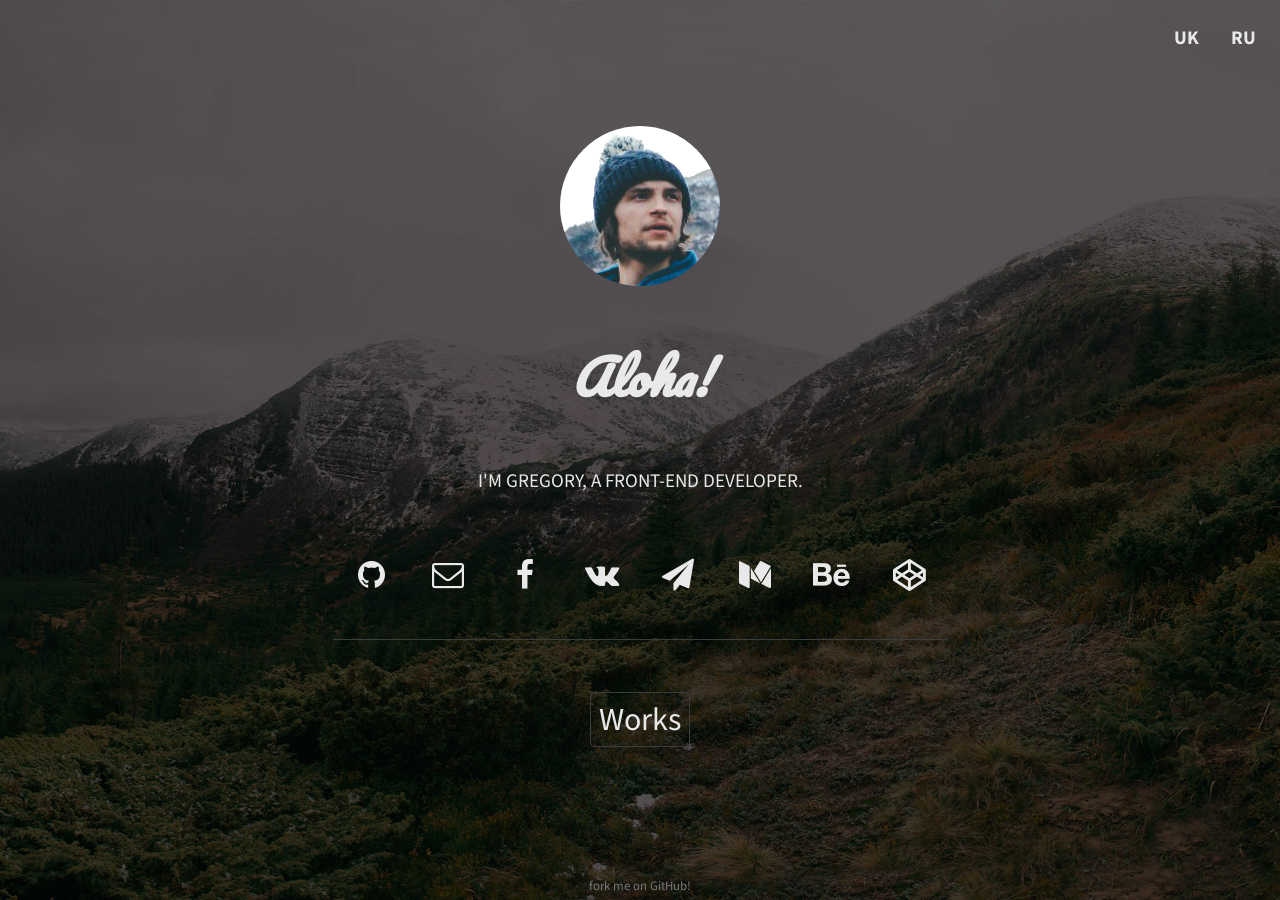
<file: index.html>
<!DOCTYPE html>
<html lang="en">
<head>
	<meta charset="UTF-8">
	<meta name="viewport" content="width=device-width, initial-scale=1">
	<title>fotonmoton's site</title>
	<link rel="stylesheet" href="css/main_page/main_page.css">
	<link rel="stylesheet" href="https://maxcdn.bootstrapcdn.com/font-awesome/4.5.0/css/font-awesome.min.css">
	<link href='https://fonts.googleapis.com/css?family=Source+Sans+Pro' rel='stylesheet' type='text/css'>
	<link href='https://fonts.googleapis.com/css?family=Pacifico' rel='stylesheet' type='text/css'>
	<link rel="icon" type="image/png" href="img/favicon-32x32.png" sizes="32x32"/>
	<link rel="icon" type="image/png" href="img/favicon-16x16.png" sizes="16x16"/>
</head>
<body>
	<main>
		<img src="img/face.png" alt="face" id="face">
		<h3 id="greetings">
			Aloha!
		</h3>
		<h3 id="main-text">
			I'M GREGORY, A FRONT-END DEVELOPER.
		</h3>
		<ul id="icon-wrap">
			<li class="icon"><a href="https://github.com/fotonmoton" target="_blank" class="fa fa-github fa-fw fa-2x"></a></li>
			<li class="icon"><a href="mailto:neogen570@gmail.com?subject=Yo" target="_blank"class="fa fa-envelope-o fa-fw fa-2x"></a></li>
			<li class="icon"><a href="https://www.facebook.com/gregory.tertyshny.7" target="_blank"class="fa fa-facebook fa-fw fa-2x"></a></li>
			<li class="icon"><a href="https://vk.com/id140899500" target="_blank"class="fa fa-vk fa-fw fa-2x"></a></li>
			<li class="icon"><a href="https://telegram.me/Fotonmoton" target="_blank" class="fa fa-paper-plane fa-fw fa-2x"></a></li>
			<li class="icon"><a href="https://medium.com/@gregorytertyshny" target="_blank" class="fa fa-medium fa-fw fa-2x"></a></li>
			<li class="icon"><a href="https://www.behance.net/fotonmoton" target="_blank" class="fa fa-behance fa-fw fa-2x"></a></li>
			<li class="icon"><a href="http://codepen.io/Fotonmoton/#" target="_blank" class="fa fa-codepen fa-fw fa-2x"></a></li>
		</ul>
		<nav>
			<ul id="about-wrap">
				<li><a href="links/works/works.html" class="about-button">
						Works
					</a>
				</li>
				<!-- <li><a href="#" class="about-button">
						About me
					</a>
				</li> -->
			</ul>
		</nav>
		<div id="lang-wrap">
			<a href="index_uk.html" title="Перейти на мову Шевченка" id="uk">UK</a>
			<a href="index_ru.html"title="Переключиться на язык Пушкина" id="ru">RU</a>
		</div>
	</main>
	<footer>
		<a href="https://github.com/fotonmoton/fotonmoton" target="_blank" id="forkme">
			fork me on GitHub!
		</a>
	</footer>
	<div id="bg">
	</div>
	<script type="text/javascript">
		(function(i,s,o,g,r,a,m){i['GoogleAnalyticsObject']=r;i[r]=i[r]||function(){
		(i[r].q=i[r].q||[]).push(arguments)},i[r].l=1*new Date();a=s.createElement(o),
		m=s.getElementsByTagName(o)[0];a.async=1;a.src=g;m.parentNode.insertBefore(a,m)
		})(window,document,'script','//www.google-analytics.com/analytics.js','ga');

		ga('create', 'UA-75236121-1', 'auto');
		ga('send', 'pageview');
	</script>
	<script src="js/disapear.js"></script>
</body>
</html>
</file>
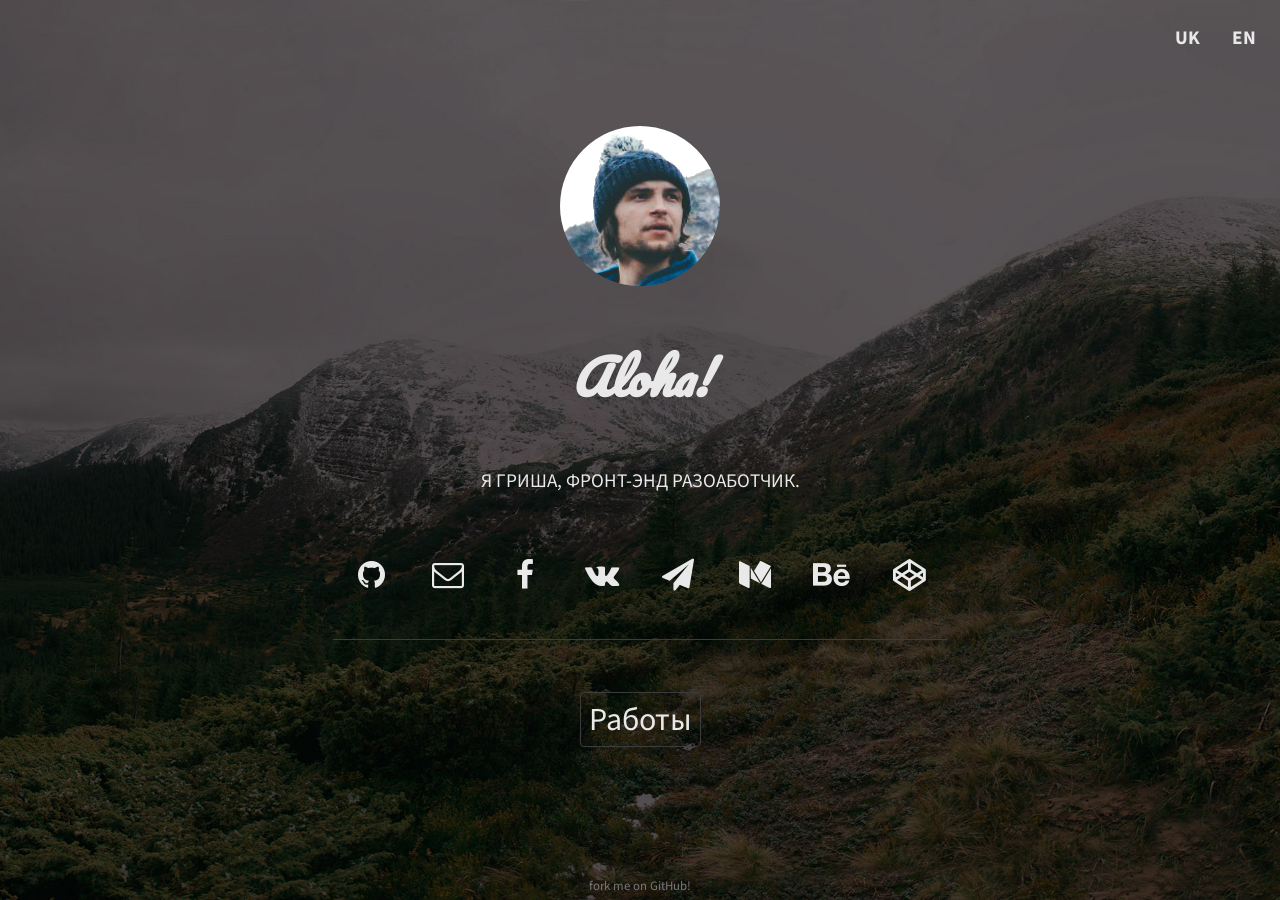
<file: index_ru.html>
<!DOCTYPE html>
<html lang="ru">
<head>
	<meta charset="UTF-8">
	<meta name="viewport" content="width=device-width, initial-scale=1">
	<title>Сайт fotonmoton'a </title>
	<link rel="stylesheet" href="css/main_page/main_page.css">
	<link rel="stylesheet" href="https://maxcdn.bootstrapcdn.com/font-awesome/4.5.0/css/font-awesome.min.css">
	<link href='https://fonts.googleapis.com/css?family=Source+Sans+Pro' rel='stylesheet' type='text/css'>
	<link href='https://fonts.googleapis.com/css?family=Pacifico' rel='stylesheet' type='text/css'>
	<link rel="icon" type="image/png" href="img/favicon-32x32.png" sizes="32x32"/>
	<link rel="icon" type="image/png" href="img/favicon-16x16.png" sizes="16x16"/>
</head>
<body>
	<main>
		<img src="img/face.png" alt="face" id="face">
		<h3 id="greetings">
			Aloha!
		</h3>
		<h3 id="main-text">
			Я ГРИША, ФРОНТ-ЭНД РАЗОАБОТЧИК.
		</h3>
		<ul id="icon-wrap">
			<li class="icon"><a href="https://github.com/fotonmoton" target="_blank" class="fa fa-github fa-fw fa-2x"></a></li>
			<li class="icon"><a href="mailto:neogen570@gmail.com?subject=Yo" target="_blank"class="fa fa-envelope-o fa-fw fa-2x"></a></li>
			<li class="icon"><a href="https://www.facebook.com/gregory.tertyshny.7" target="_blank"class="fa fa-facebook fa-fw fa-2x"></a></li>
			<li class="icon"><a href="https://vk.com/id140899500" target="_blank"class="fa fa-vk fa-fw fa-2x"></a></li>
			<li class="icon"><a href="https://telegram.me/Fotonmoton" target="_blank" class="fa fa-paper-plane fa-fw fa-2x"></a></li>
			<li class="icon"><a href="https://medium.com/@gregorytertyshny" target="_blank" class="fa fa-medium fa-fw fa-2x"></a></li>
			<li class="icon"><a href="https://www.behance.net/fotonmoton" target="_blank" class="fa fa-behance fa-fw fa-2x"></a></li>
			<li class="icon"><a href="http://codepen.io/Fotonmoton/#" target="_blank" class="fa fa-codepen fa-fw fa-2x"></a></li>
		</ul>
		<nav>
			<ul id="about-wrap">
				<li><a href="links/works/works_ru.html" class="about-button">
						Работы
					</a>
				</li>
				<!-- <li><a href="#" class="about-button">
						Обо мне
					</a>
				</li> -->
			</ul>
		</nav>
		<div id="lang-wrap">
			<a href="index_uk.html" title="Перейти на мову Шевченка" id="uk">UK</a>
			<a href="index.html"title="Swith to the international language" id="en">EN</a>
		</div>
	</main>
	<footer>
		<a href="https://github.com/fotonmoton/fotonmoton" target="_blank" id="forkme">
			fork me on GitHub!
		</a>
	</footer>
	<div id="bg">
	</div>
	<script type="text/javascript">
		(function(i,s,o,g,r,a,m){i['GoogleAnalyticsObject']=r;i[r]=i[r]||function(){
		(i[r].q=i[r].q||[]).push(arguments)},i[r].l=1*new Date();a=s.createElement(o),
		m=s.getElementsByTagName(o)[0];a.async=1;a.src=g;m.parentNode.insertBefore(a,m)
		})(window,document,'script','//www.google-analytics.com/analytics.js','ga');

		ga('create', 'UA-75236121-1', 'auto');
		ga('send', 'pageview');
	</script>
	<script src="js/disapear.js"></script>
</body>
</html>
</file>
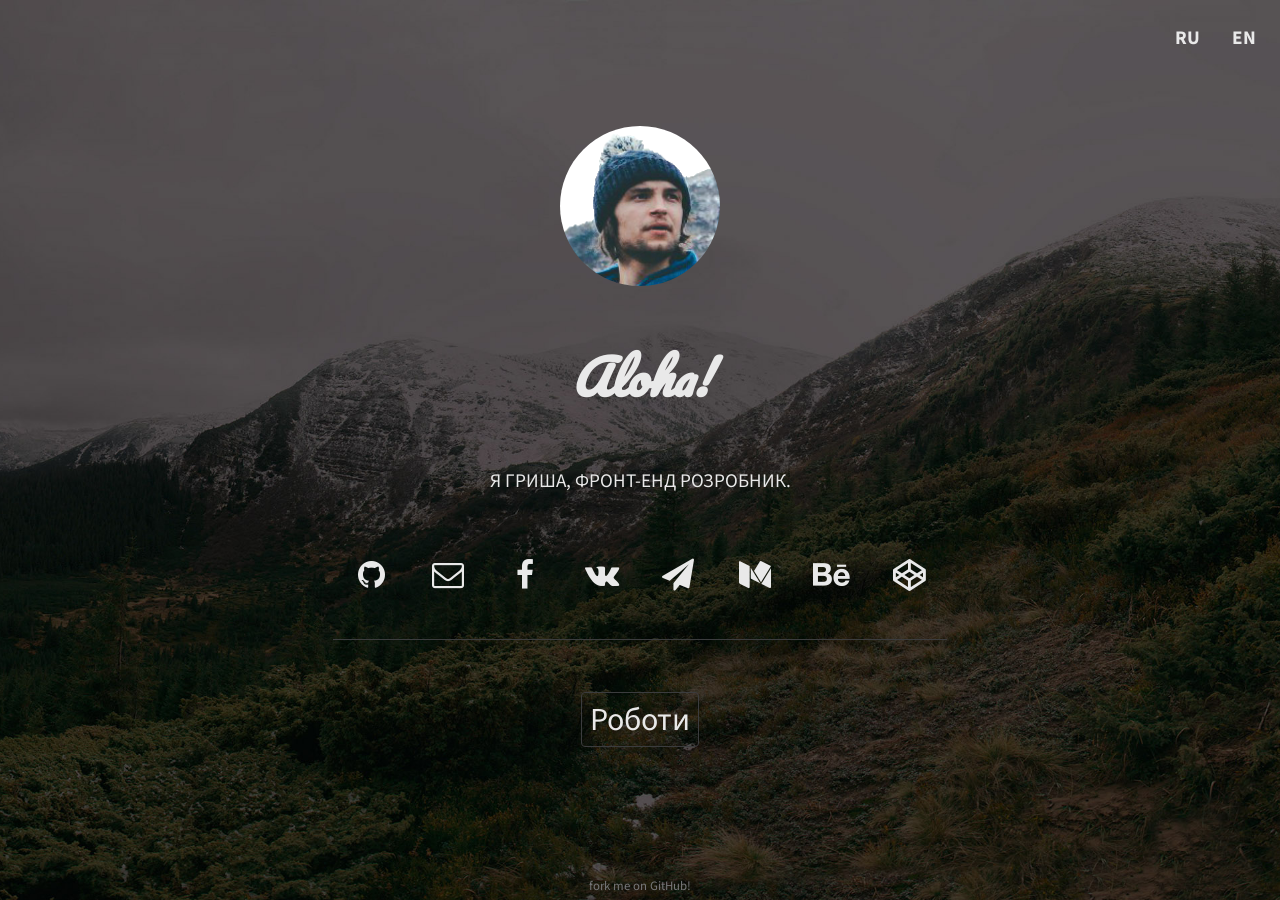
<file: index_uk.html>
<!DOCTYPE html>
<html lang="uk">
<head>
	<meta charset="UTF-8">
	<meta name="viewport" content="width=device-width, initial-scale=1">
	<title>Сайт fotonmoton'a</title>
	<link rel="stylesheet" href="css/main_page/main_page.css">
	<link rel="stylesheet" href="https://maxcdn.bootstrapcdn.com/font-awesome/4.5.0/css/font-awesome.min.css">
	<link href='https://fonts.googleapis.com/css?family=Source+Sans+Pro' rel='stylesheet' type='text/css'>
	<link href='https://fonts.googleapis.com/css?family=Pacifico' rel='stylesheet' type='text/css'>
	<link rel="icon" type="image/png" href="img/favicon-32x32.png" sizes="32x32"/>
	<link rel="icon" type="image/png" href="img/favicon-16x16.png" sizes="16x16"/>
</head>
<body>
	<main>
		<img src="img/face.png" alt="face" id="face">
		<h3 id="greetings">
			Aloha!
		</h3>
		<h3 id="main-text">
			Я ГРИША, ФРОНТ-ЕНД РОЗРОБНИК.
		</h3>
		<ul id="icon-wrap">
			<li class="icon"><a href="https://github.com/fotonmoton" target="_blank" class="fa fa-github fa-fw fa-2x"></a></li>
			<li class="icon"><a href="mailto:neogen570@gmail.com?subject=Yo" target="_blank"class="fa fa-envelope-o fa-fw fa-2x"></a></li>
			<li class="icon"><a href="https://www.facebook.com/gregory.tertyshny.7" target="_blank"class="fa fa-facebook fa-fw fa-2x"></a></li>
			<li class="icon"><a href="https://vk.com/id140899500" target="_blank"class="fa fa-vk fa-fw fa-2x"></a></li>
			<li class="icon"><a href="https://telegram.me/Fotonmoton" target="_blank" class="fa fa-paper-plane fa-fw fa-2x"></a></li>
			<li class="icon"><a href="https://medium.com/@gregorytertyshny" target="_blank" class="fa fa-medium fa-fw fa-2x"></a></li>
			<li class="icon"><a href="https://www.behance.net/fotonmoton" target="_blank" class="fa fa-behance fa-fw fa-2x"></a></li>
			<li class="icon"><a href="http://codepen.io/Fotonmoton/#" target="_blank" class="fa fa-codepen fa-fw fa-2x"></a></li>
		</ul>
		<nav>
			<ul id="about-wrap">
				<li><a href="links/works/works_uk.html" class="about-button">
						Роботи
					</a>
				</li>
				<!-- <li><a href="#" class="about-button">
						Про мене
					</a>
				</li> -->
			</ul>
		</nav>
		<div id="lang-wrap">
			<a href="index_ru.html"title="Переключиться на язык Пушкина" id="ru">RU</a>
			<a href="index.html"title="Swith to the international language" id="en">EN</a>
		</div>
	</main>
	<footer>
		<a href="https://github.com/fotonmoton/fotonmoton" target="_blank" id="forkme">
			fork me on GitHub!
		</a>
	</footer>
	<div id="bg">
	</div>
	<script type="text/javascript">
		(function(i,s,o,g,r,a,m){i['GoogleAnalyticsObject']=r;i[r]=i[r]||function(){
		(i[r].q=i[r].q||[]).push(arguments)},i[r].l=1*new Date();a=s.createElement(o),
		m=s.getElementsByTagName(o)[0];a.async=1;a.src=g;m.parentNode.insertBefore(a,m)
		})(window,document,'script','//www.google-analytics.com/analytics.js','ga');

		ga('create', 'UA-75236121-1', 'auto');
		ga('send', 'pageview');
	</script>
	<script src="js/disapear.js"></script>
</body>
</html>
</file>
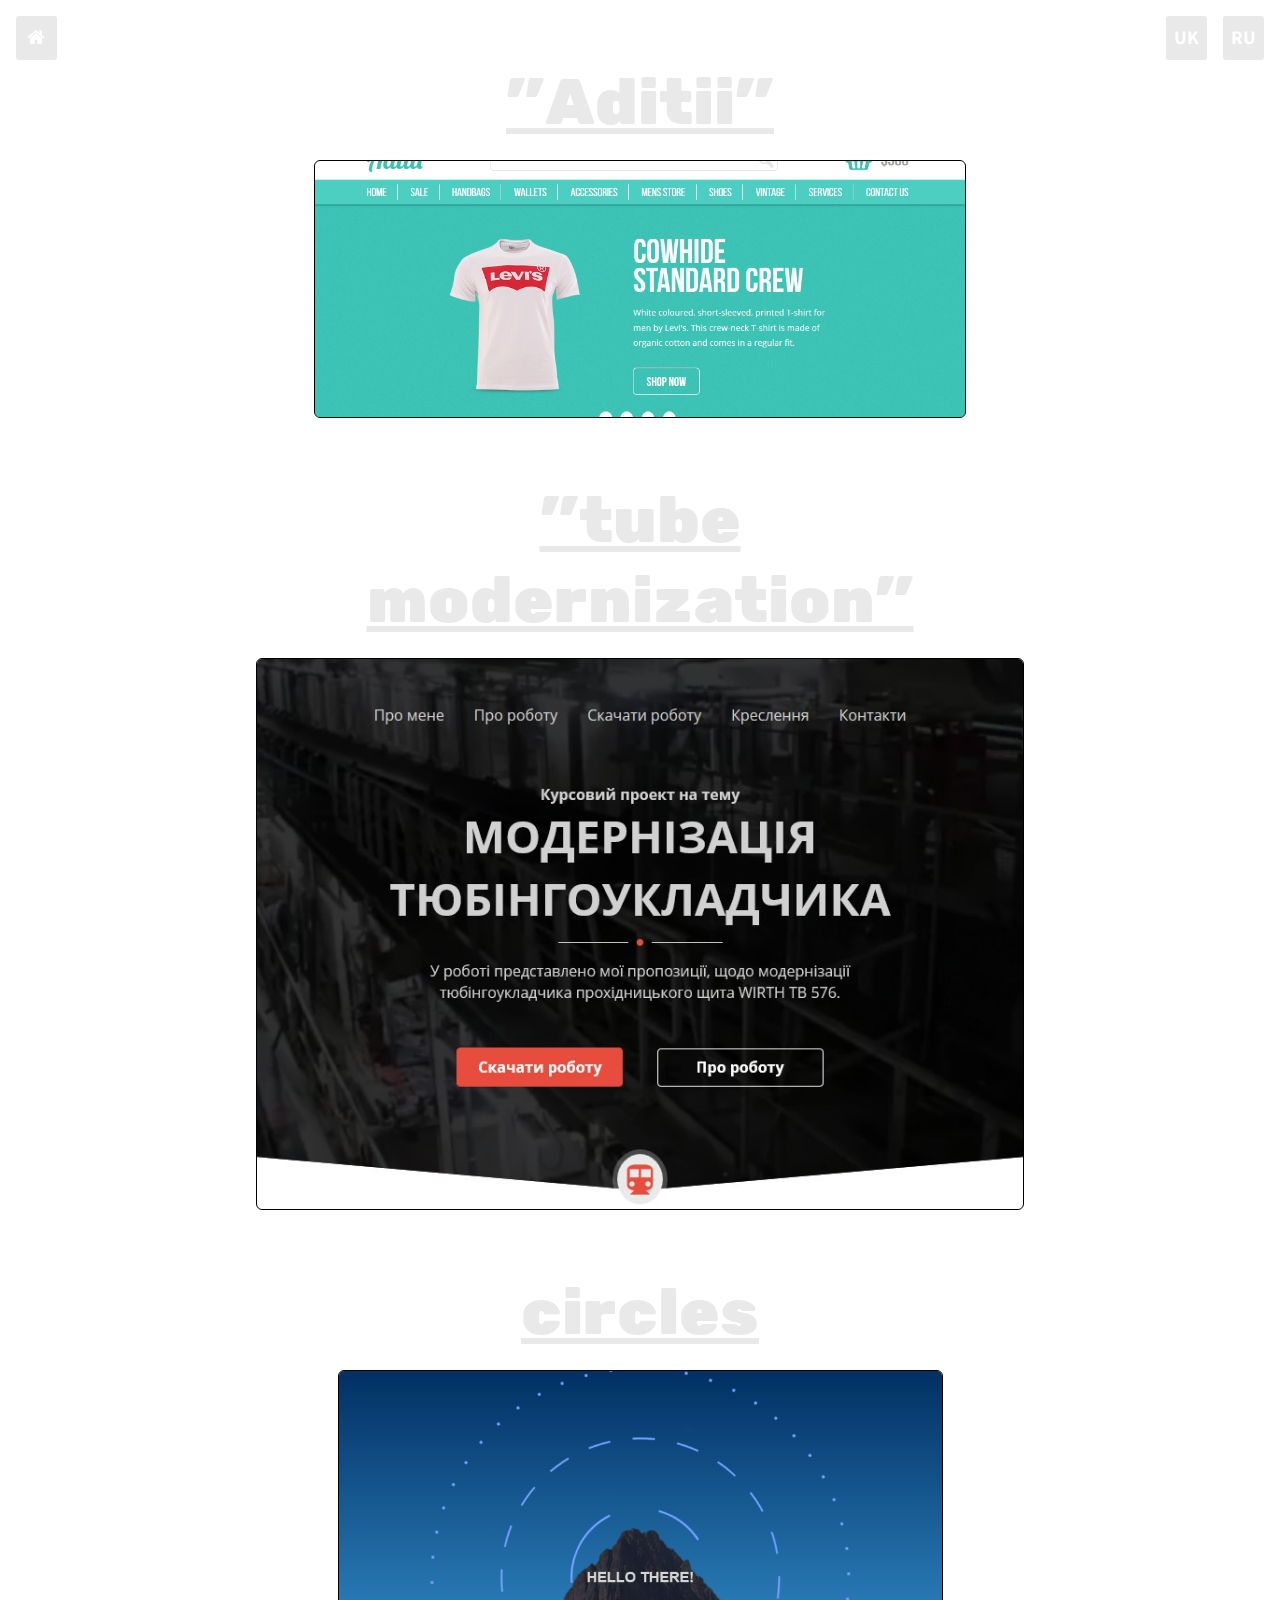
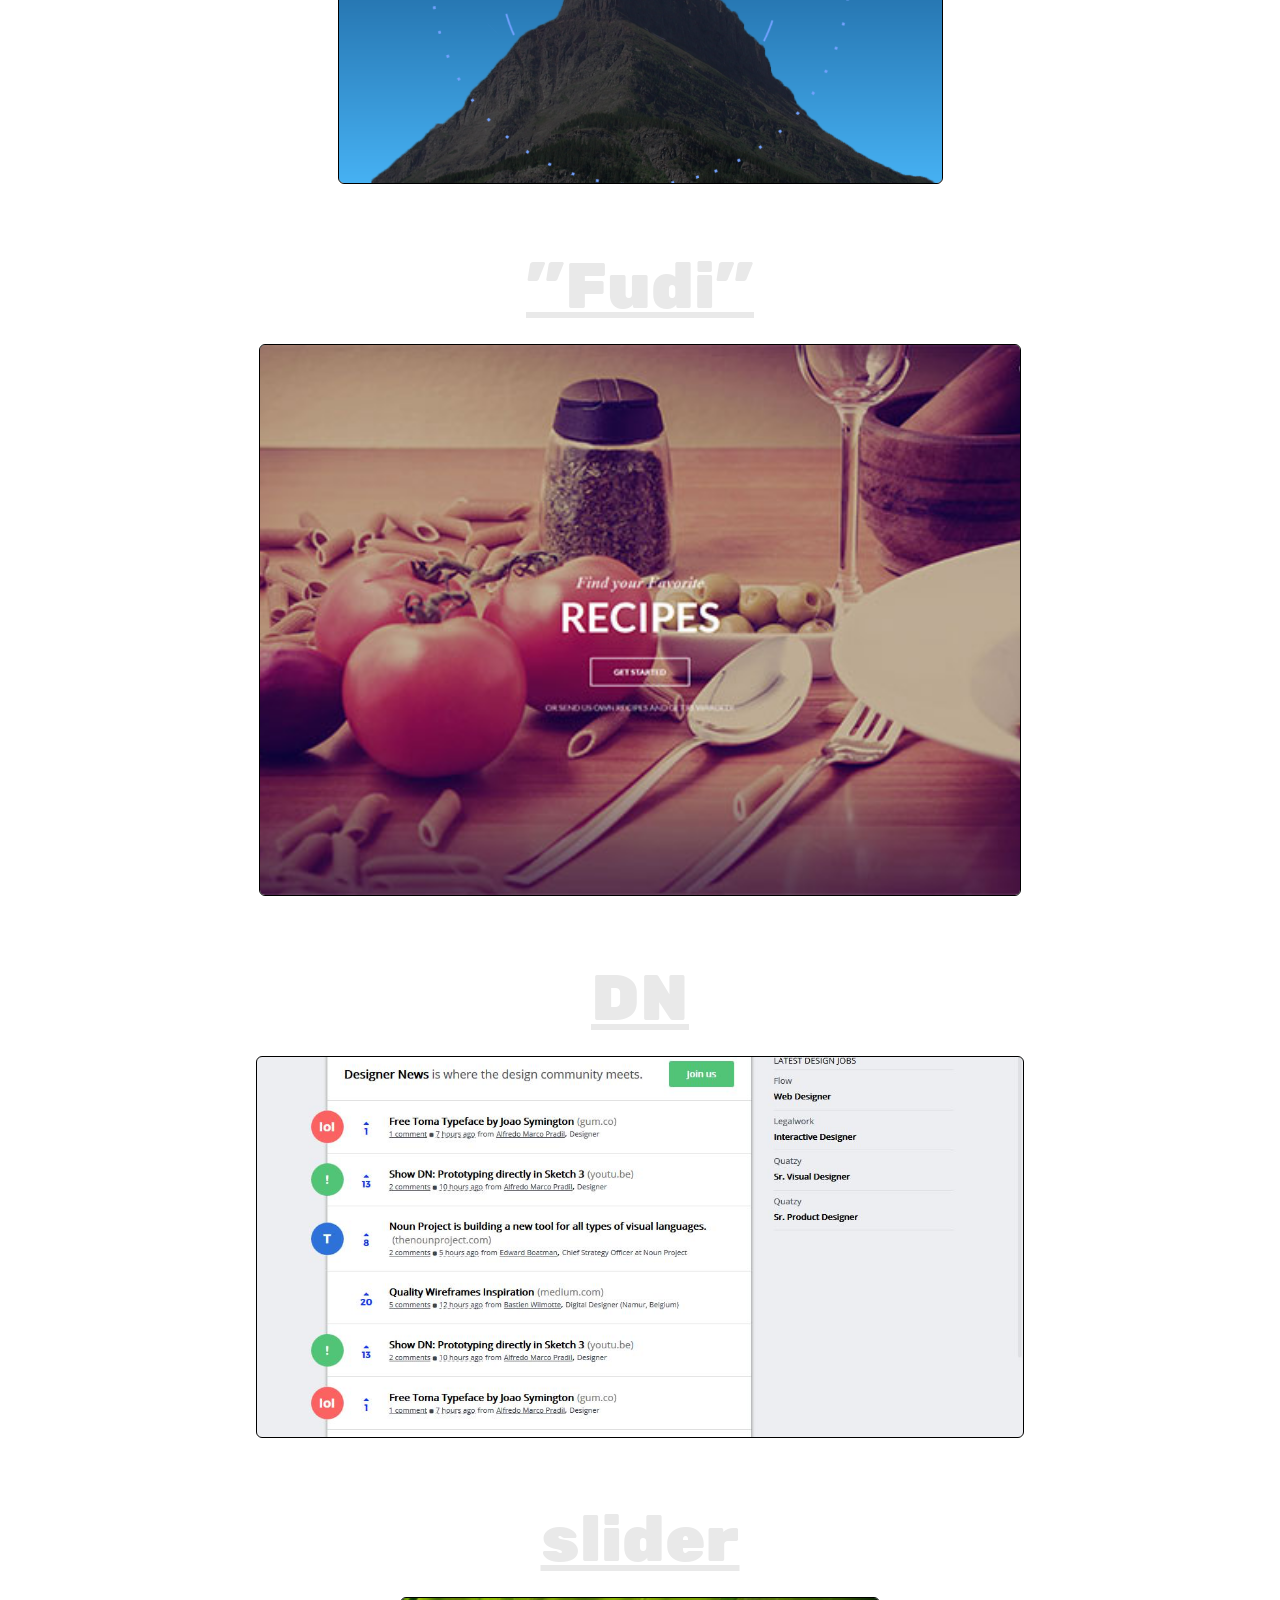
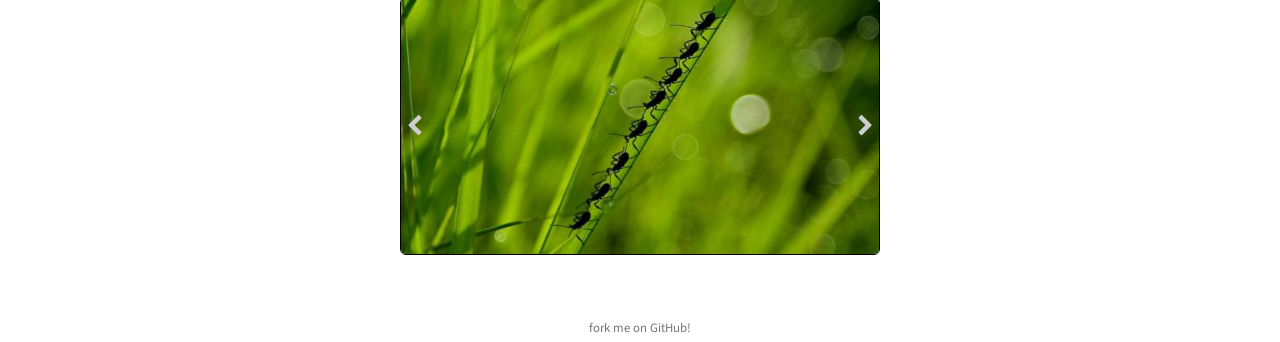
<file: links/works/works.html>
<!DOCTYPE html>
<html lang="en">
<head>
	<meta charset="UTF-8">
	<meta name="viewport" content="width=device-width, initial-scale=1">
	<title>works</title>
	<link rel="stylesheet" href="../../css/works/works.css">
	<link rel="stylesheet" href="https://maxcdn.bootstrapcdn.com/font-awesome/4.5.0/css/font-awesome.min.css">
	<link href='https://fonts.googleapis.com/css?family=Source+Sans+Pro' rel='stylesheet' type='text/css'>
	<link href='https://fonts.googleapis.com/css?family=Rubik+One&subset=latin,cyrillic' rel='stylesheet' type='text/css'>
</head>
<body>
	<main id="main">
		<div class="work">
			<a href="https://fotonmoton.github.io/Aditii/" class="work-title">
				"Aditii"
			</a>
			<a href="https://fotonmoton.github.io/Aditii/" class="work-link">
				<div class="about-work">
					<h3 class="work-title">
						"Aditii": ecommerce homepage.
					</h3>
				</div>
				<div class="carusel">
					<img src="../../img/works/Aditii/1.jpg" alt="" class="work-bg">
					<img src="../../img/works/Aditii/2.jpg" alt="" class="work-bg">
					<img src="../../img/works/Aditii/3.jpg" alt="" class="work-bg">
					<img src="../../img/works/Aditii/4.jpg" alt="" class="work-bg">
				</div>
			</a>
		</div>
		<div class="work">
			<a href="http://kvishchuk.github.io/tube_modernisation/" class="work-title">
				"tube modernization"
			</a>
			<a href="http://kvishchuk.github.io/tube_modernisation/" class="work-link">
				<div class="about-work">
					<h3 class="work-title">
						"tube modernization": landing page.
					</h3>
					<p>technics and approaches:</p>
					<ul>
						<li>Animate links underlines with Tobias Ahlins method</li>
						<li>Animated background by video tag</li>
						<li>Non-rectangular layout</p>
						</li>
					</ul>
				</div>
				<div class="carusel">
					<img src="../../img/works/tube_modernisation/1.jpg" alt="" class="work-bg">
					<img src="../../img/works/tube_modernisation/2.jpg" alt="" class="work-bg">
					<img src="../../img/works/tube_modernisation/3.jpg" alt="" class="work-bg">
					<img src="../../img/works/tube_modernisation/4.jpg" alt="" class="work-bg">
				</div>
			</a>
		</div>
		<div class="work">
			<a href="http://fotonmoton.github.io/circles/" class="work-title">
				circles
			</a>
			<a href="http://fotonmoton.github.io/circles/" class="work-link">
				<div class="about-work">
					<h3 class="work-title">
						circles: work with sprites.
					</h3>
					<p>technics and approaches:</p>
					<ul>
						<li>Used sprites for animated circles</li>
					</ul>
				</div>
				<div class="carusel">
					<img src="../../img/works/circles/1.png" alt="" class="work-bg">
				</div>
			</a>
		</div>
		<div class="work">
			<a href="http://fotonmoton.github.io/Fudi/" class="work-title">
				"Fudi"
			</a>
			<a href="http://fotonmoton.github.io/Fudi/" class="work-link">
				<div class="about-work">
					<h3 class="work-title">
						Fudi: landing page.
					</h3>
					<p>technics and approaches:</p>
					<ul>
						<li>For html: HTML5 (new tags, picture element)</li>
						<li>For CSS: CSS3 (flexbox, media queries, filter)</li>
						<li>For js: pure JS ES5 and ScrollReveal.js lib</li>
						<li>Full-responsive layout</li>
					</ul>
				</div>
				<div class="carusel">
					<img src="../../img/works/Fudi/big_header.jpg" alt="" class="work-bg">
					<img src="../../img/works/Fudi/big_center.jpg" alt="" class="work-bg">
					<img src="../../img/works/Fudi/big_cusines.jpg" alt="" class="work-bg">
					<img src="../../img/works/Fudi/big_tablet_cuisines.jpg" alt="" class="work-bg">
					<img src="../../img/works/Fudi/big_tablet_midlpage.jpg" alt="" class="work-bg">
					<img src="../../img/works/Fudi/medium_tablet_footer.jpg" alt="" class="work-bg">
					<img src="../../img/works/Fudi/medium_tablet_middlepage.jpg" alt="" class="work-bg">
				</div>
			</a>
		</div>
		<div class="work">
			<a href="http://fotonmoton.github.io/dn_copy/" class="work-title">
				DN
			</a>
			<a href="http://fotonmoton.github.io/dn_copy/" class="work-link">
				<div class="about-work">
					<h3 class="work-title">
						designernews.co: layout copy.
					</h3>
					<p>Attempt to copy DN mainpage layout using flexbox.</p>
				</div>
				<div class="carusel">
					<img src="../../img/works/DN/big_main.jpg" alt="" class="work-bg">
					<img src="../../img/works/DN/big_footer.jpg" alt="" class="work-bg">
					<img src="../../img/works/DN/tablet_main.jpg" alt="" class="work-bg">
					<img src="../../img/works/DN/tablet_footer.jpg" alt="" class="work-bg">
					<img src="../../img/works/DN/small_tablet_main.jpg" alt="" class="work-bg">
					<img src="../../img/works/DN/mobile_nav.jpg" alt="" class="work-bg">
					<img src="../../img/works/DN/mobile_footer.jpg" alt="" class="work-bg">
				</div>
			</a>
		</div>
		<div class="work">
			<a href="http://fotonmoton.github.io/simple-slider/" class="work-title">
				slider
			</a>
			<a href="http://fotonmoton.github.io/simple-slider/" class="work-link">
				<div class="about-work">
					<h3 class="work-title">
						Simple, pure js slider.
					</h3>
				</div>
				<div class="carusel">
					<img src="../../img/works/slider/big.jpg" alt="" class="work-bg">
					<img src="../../img/works/slider/small.jpg" alt="" class="work-bg">
				</div>
			</a>
		</div>
		<div id="lang-wrap">
			<a href="works_uk.html" title="Перейти на мову Шевченка" id="uk">UK</a>
			<a href="works_ru.html"title="Переключиться на язык Пушкина" id="ru">RU</a>
		</div>
		<div id="home">
			<a href="../../index.html" title="home">
				<i class="fa fa-home fa-fw" aria-hidden="true"></i>
			</a>
		</div>
	</main>
	<footer>
		<a href="https://github.com/fotonmoton/fotonmoton" target="_blank" id="forkme">
			fork me on GitHub!
		</a>
	</footer>
	<script type="text/javascript">
		(function(i,s,o,g,r,a,m){i['GoogleAnalyticsObject']=r;i[r]=i[r]||function(){
		(i[r].q=i[r].q||[]).push(arguments)},i[r].l=1*new Date();a=s.createElement(o),
		m=s.getElementsByTagName(o)[0];a.async=1;a.src=g;m.parentNode.insertBefore(a,m)
		})(window,document,'script','//www.google-analytics.com/analytics.js','ga');

		ga('create', 'UA-75236121-1', 'auto');
		ga('send', 'pageview');
	</script>
	<script src="../../js/disapear.js"></script>
	<script src="../../js/ofi.browser.js"></script>
	<script>objectFitImages();</script>
	<script src="../../js/works.js"></script>
</body>
</html>
</file>
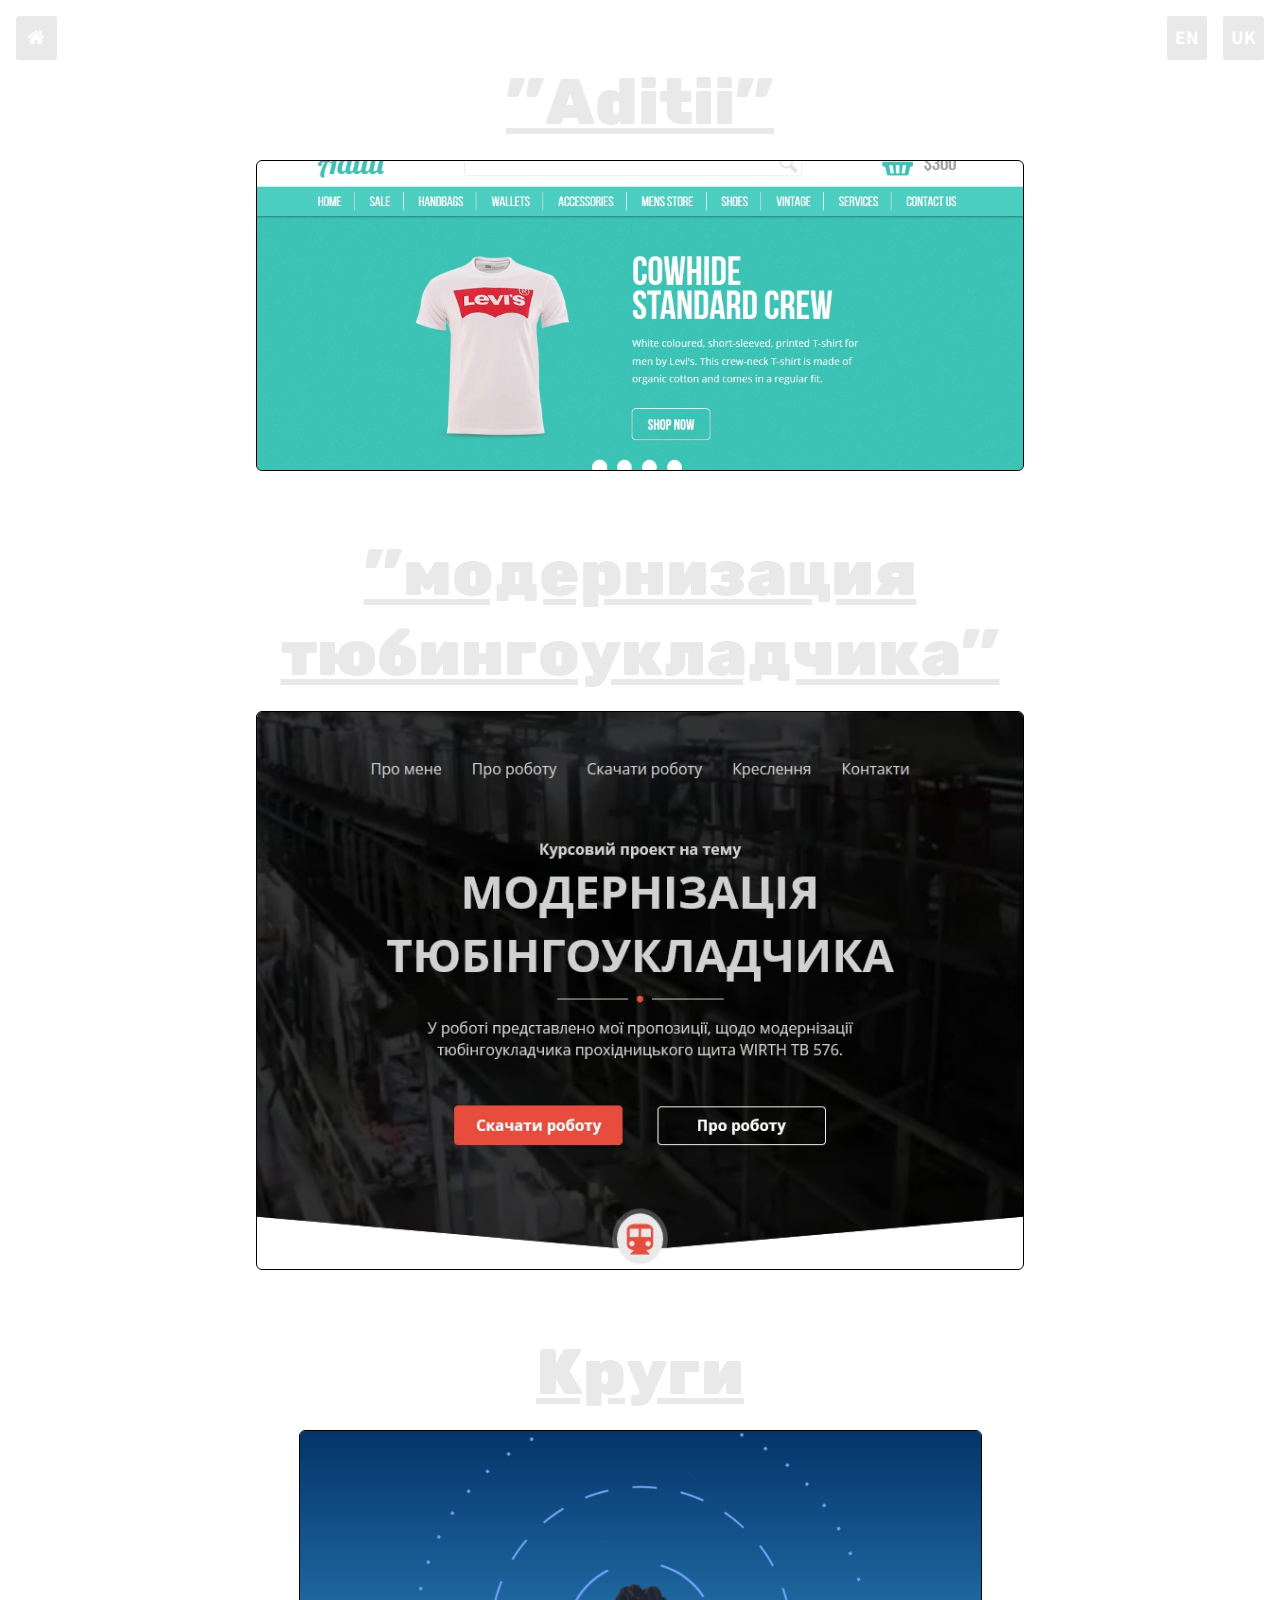
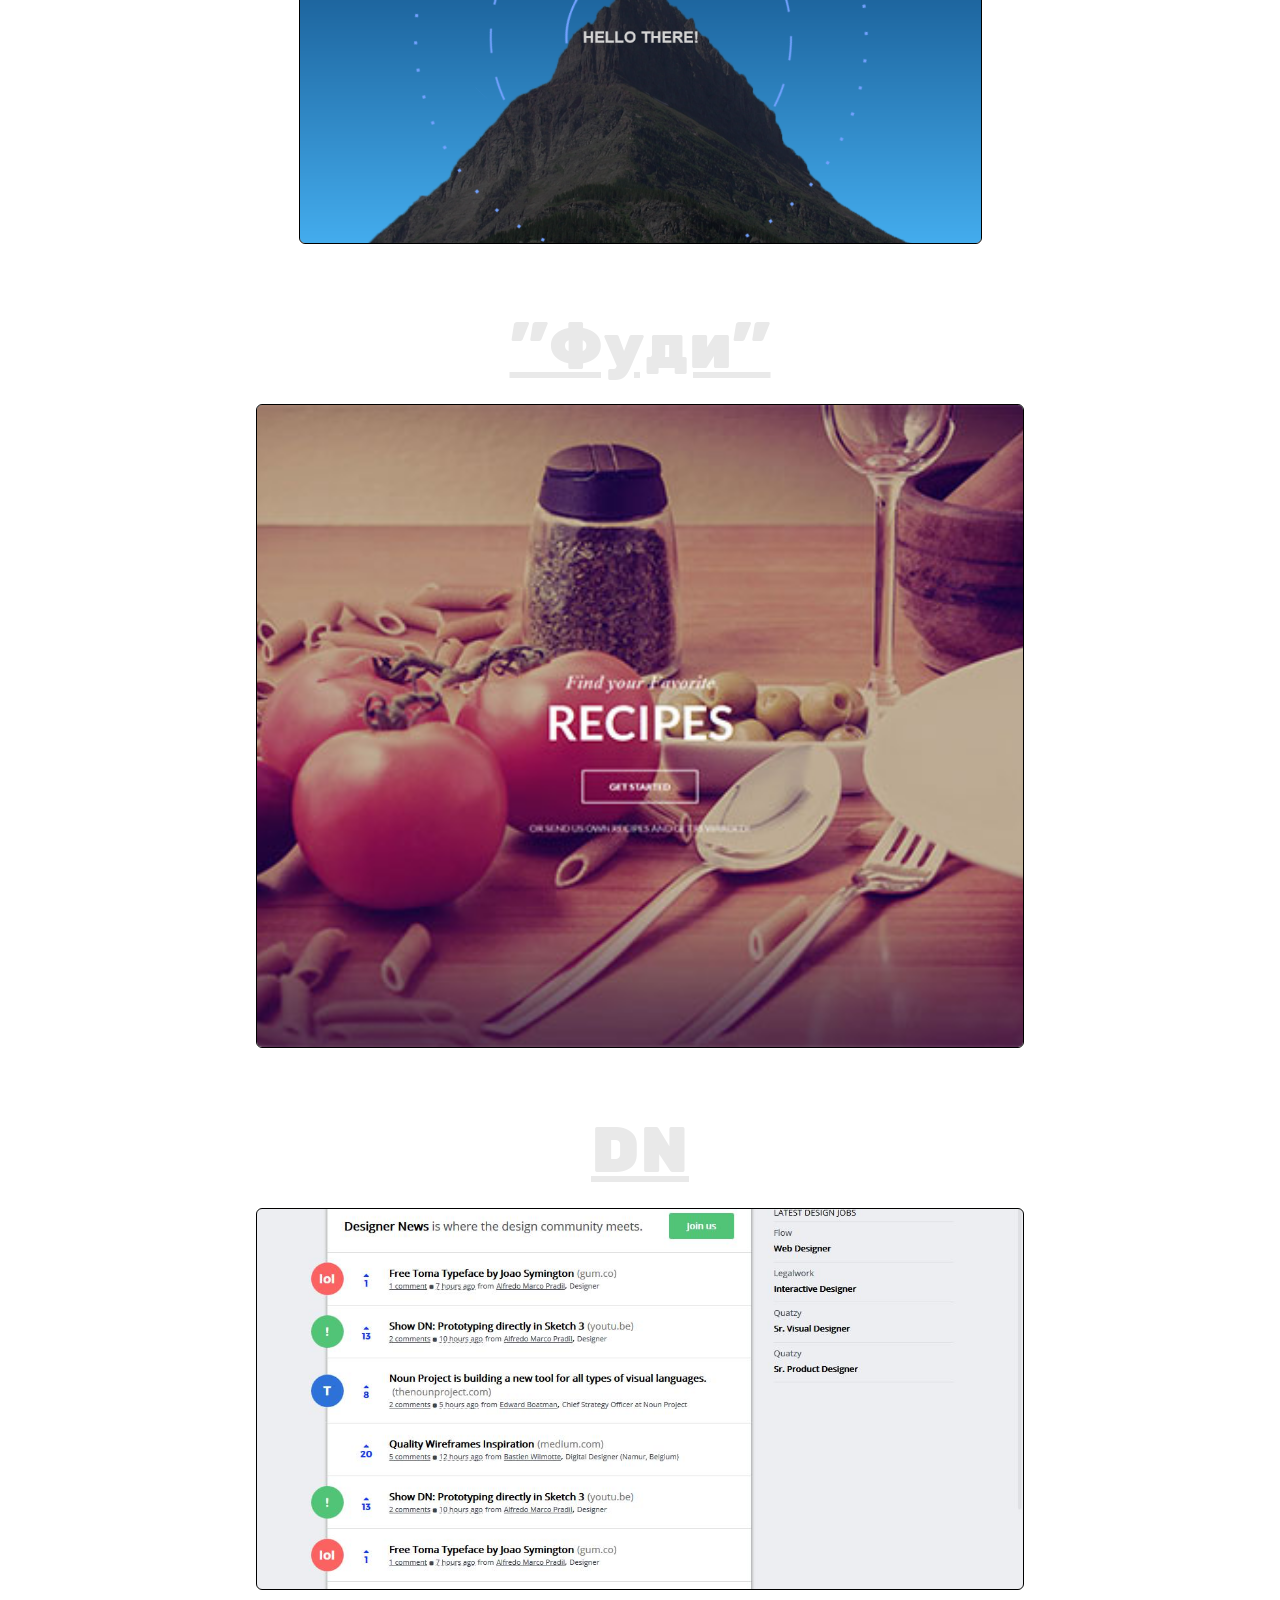
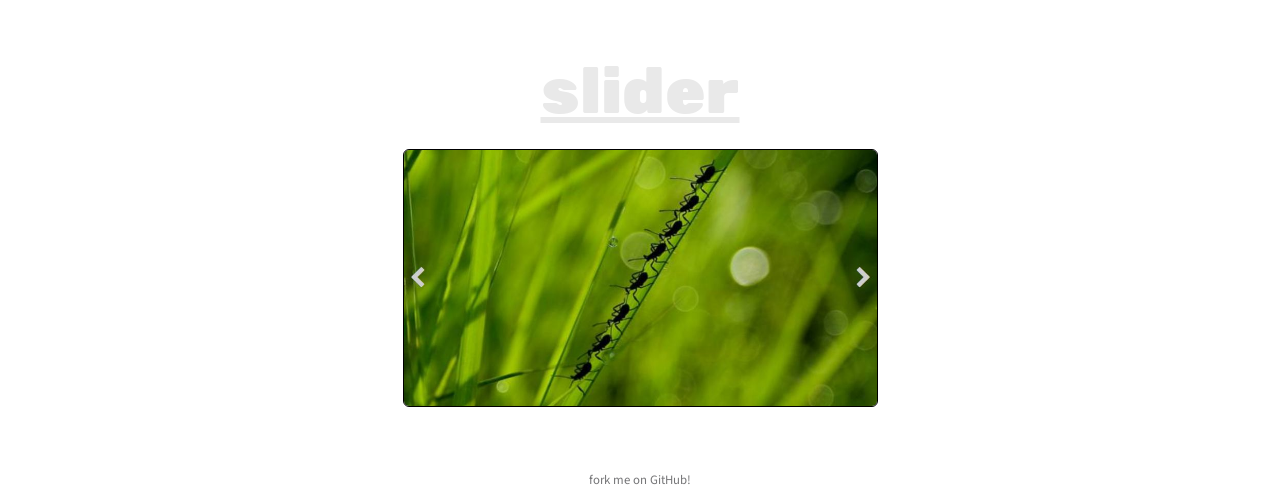
<file: links/works/works_ru.html>
<!DOCTYPE html>
<html lang="ru">
<head>
	<meta charset="UTF-8">
	<meta name="viewport" content="width=device-width, initial-scale=1">
	<title>работы</title>
	<link rel="stylesheet" href="../../css/works/works.css">
	<link rel="stylesheet" href="https://maxcdn.bootstrapcdn.com/font-awesome/4.5.0/css/font-awesome.min.css">
	<link href='https://fonts.googleapis.com/css?family=Source+Sans+Pro' rel='stylesheet' type='text/css'>
	<link href='https://fonts.googleapis.com/css?family=Rubik+One&subset=latin,cyrillic' rel='stylesheet' type='text/css'>
</head>
<body>
	<main id="main">
		<div class="work">
			<a href="https://fotonmoton.github.io/Aditii/" class="work-title">
				"Aditii"
			</a>
			<a href="https://fotonmoton.github.io/Aditii/" class="work-link">
				<div class="about-work">
					<h3 class="work-title">
						"Aditii": домашняя страница интернет-магазина.
					</h3>
				</div>
				<div class="carusel">
					<img src="../../img/works/Aditii/1.jpg" alt="" class="work-bg">
					<img src="../../img/works/Aditii/2.jpg" alt="" class="work-bg">
					<img src="../../img/works/Aditii/3.jpg" alt="" class="work-bg">
					<img src="../../img/works/Aditii/4.jpg" alt="" class="work-bg">
				</div>
			</a>
		</div>
		<div class="work">
			<a href="http://kvishchuk.github.io/tube_modernisation/" class="work-title">
				"модернизация тюбингоукладчика"
			</a>
			<a href="http://kvishchuk.github.io/tube_modernisation/" class="work-link">
				<div class="about-work">
					<h3 class="work-title">
						"модернизация тюбингоукладчика": лендинг.
					</h3>
					<p>особенности:</p>
					<ul>
						<li>Анимированые ссылки</li>
						<li>Фоновое видео</li>
						<li>Неквадратная разметка</p>
						</li>
					</ul>
				</div>
				<div class="carusel">
					<img src="../../img/works/tube_modernisation/1.jpg" alt="" class="work-bg">
					<img src="../../img/works/tube_modernisation/2.jpg" alt="" class="work-bg">
					<img src="../../img/works/tube_modernisation/3.jpg" alt="" class="work-bg">
					<img src="../../img/works/tube_modernisation/4.jpg" alt="" class="work-bg">
				</div>
			</a>
		</div>
		<div class="work">
			<a href="http://fotonmoton.github.io/circles/" class="work-title">
				Круги
			</a>
			<a href="http://fotonmoton.github.io/circles/" class="work-link">
				<div class="about-work">
					<h3 class="work-title">
						Круги: работа со спрайтами.
					</h3>
					<p>особенности:</p>
					<ul>
						<li>Демонстрация работы со спрайтами</li>
					</ul>
				</div>
				<div class="carusel">
					<img src="../../img/works/circles/1.png" alt="" class="work-bg">
				</div>
			</a>
		</div>
		<div class="work">
			<a href="http://fotonmoton.github.io/Fudi/" class="work-title">
				"Фуди"
			</a>
			<a href="http://fotonmoton.github.io/Fudi/" class="work-link">
				<div class="about-work">
					<h3 class="work-title">
						"Фуди": лендинг.
					</h3>
					<p>подходы и техники, что использовались:</p>
					<ul>
						<li>Html: HTML5 (новые теги, элемент "picture")</li>
						<li>CSS: CSS3 (flexbox, медиа-запросы, filter)</li>
						<li>JS: чистый JS стандарта ES5 и библиотека ScrollReveal.js</li>
						<li>Полностью адаптинваня разметка</li>
					</ul>
				</div>
				<div class="carusel">
					<img src="../../img/works/Fudi/big_header.jpg" alt="" class="work-bg">
					<img src="../../img/works/Fudi/big_center.jpg" alt="" class="work-bg">
					<img src="../../img/works/Fudi/big_cusines.jpg" alt="" class="work-bg">
					<img src="../../img/works/Fudi/big_tablet_cuisines.jpg" alt="" class="work-bg">
					<img src="../../img/works/Fudi/big_tablet_midlpage.jpg" alt="" class="work-bg">
					<img src="../../img/works/Fudi/medium_tablet_footer.jpg" alt="" class="work-bg">
					<img src="../../img/works/Fudi/medium_tablet_middlepage.jpg" alt="" class="work-bg">
				</div>
			</a>
		</div>
		<div class="work">
			<a href="http://fotonmoton.github.io/dn_copy/" class="work-title">
				DN
			</a>
			<a href="http://fotonmoton.github.io/dn_copy/" class="work-link">
				<div class="about-work">
					<h3 class="work-title">
						designernews.co: копия разметки.
					</h3>
					<p>Поптыка скопировать разметку главной страницы DN используя flexbox.</p>
				</div>
				<div class="carusel">
					<img src="../../img/works/DN/big_main.jpg" alt="" class="work-bg">
					<img src="../../img/works/DN/big_footer.jpg" alt="" class="work-bg">
					<img src="../../img/works/DN/tablet_main.jpg" alt="" class="work-bg">
					<img src="../../img/works/DN/tablet_footer.jpg" alt="" class="work-bg">
					<img src="../../img/works/DN/small_tablet_main.jpg" alt="" class="work-bg">
					<img src="../../img/works/DN/mobile_nav.jpg" alt="" class="work-bg">
					<img src="../../img/works/DN/mobile_footer.jpg" alt="" class="work-bg">
				</div>
			</a>
		</div>
		<div class="work">
			<a href="http://fotonmoton.github.io/simple-slider/" class="work-title">
				slider
			</a>
			<a href="http://fotonmoton.github.io/simple-slider/" class="work-link">
				<div class="about-work">
					<h3 class="work-title">
						Простой js-слайдер.
					</h3>
				</div>
				<div class="carusel">
					<img src="../../img/works/slider/big.jpg" alt="" class="work-bg">
					<img src="../../img/works/slider/small.jpg" alt="" class="work-bg">
				</div>
			</a>
		</div>
		<div id="lang-wrap">
			<a href="works.html" title="Swith to the international language" id="en">EN</a>
			<a href="works_uk.html" title="Перейти на мову Шевченка" id="uk">UK</a>
		</div>
		<div id="home">
			<a href="../../index_ru.html" title="на главную">
				<i class="fa fa-home fa-fw" aria-hidden="true"></i>
			</a>
		</div>
	</main>
	<footer>
		<a href="https://github.com/fotonmoton/fotonmoton" target="_blank" id="forkme">
			fork me on GitHub!
		</a>
	</footer>
	<script type="text/javascript">
		(function(i,s,o,g,r,a,m){i['GoogleAnalyticsObject']=r;i[r]=i[r]||function(){
		(i[r].q=i[r].q||[]).push(arguments)},i[r].l=1*new Date();a=s.createElement(o),
		m=s.getElementsByTagName(o)[0];a.async=1;a.src=g;m.parentNode.insertBefore(a,m)
		})(window,document,'script','//www.google-analytics.com/analytics.js','ga');

		ga('create', 'UA-75236121-1', 'auto');
		ga('send', 'pageview');
	</script>
	<script src="../../js/disapear.js"></script>
	<script src="../../js/ofi.browser.js"></script>
	<script>objectFitImages();</script>
	<script src="../../js/works.js"></script>
</body>
</html>
</file>
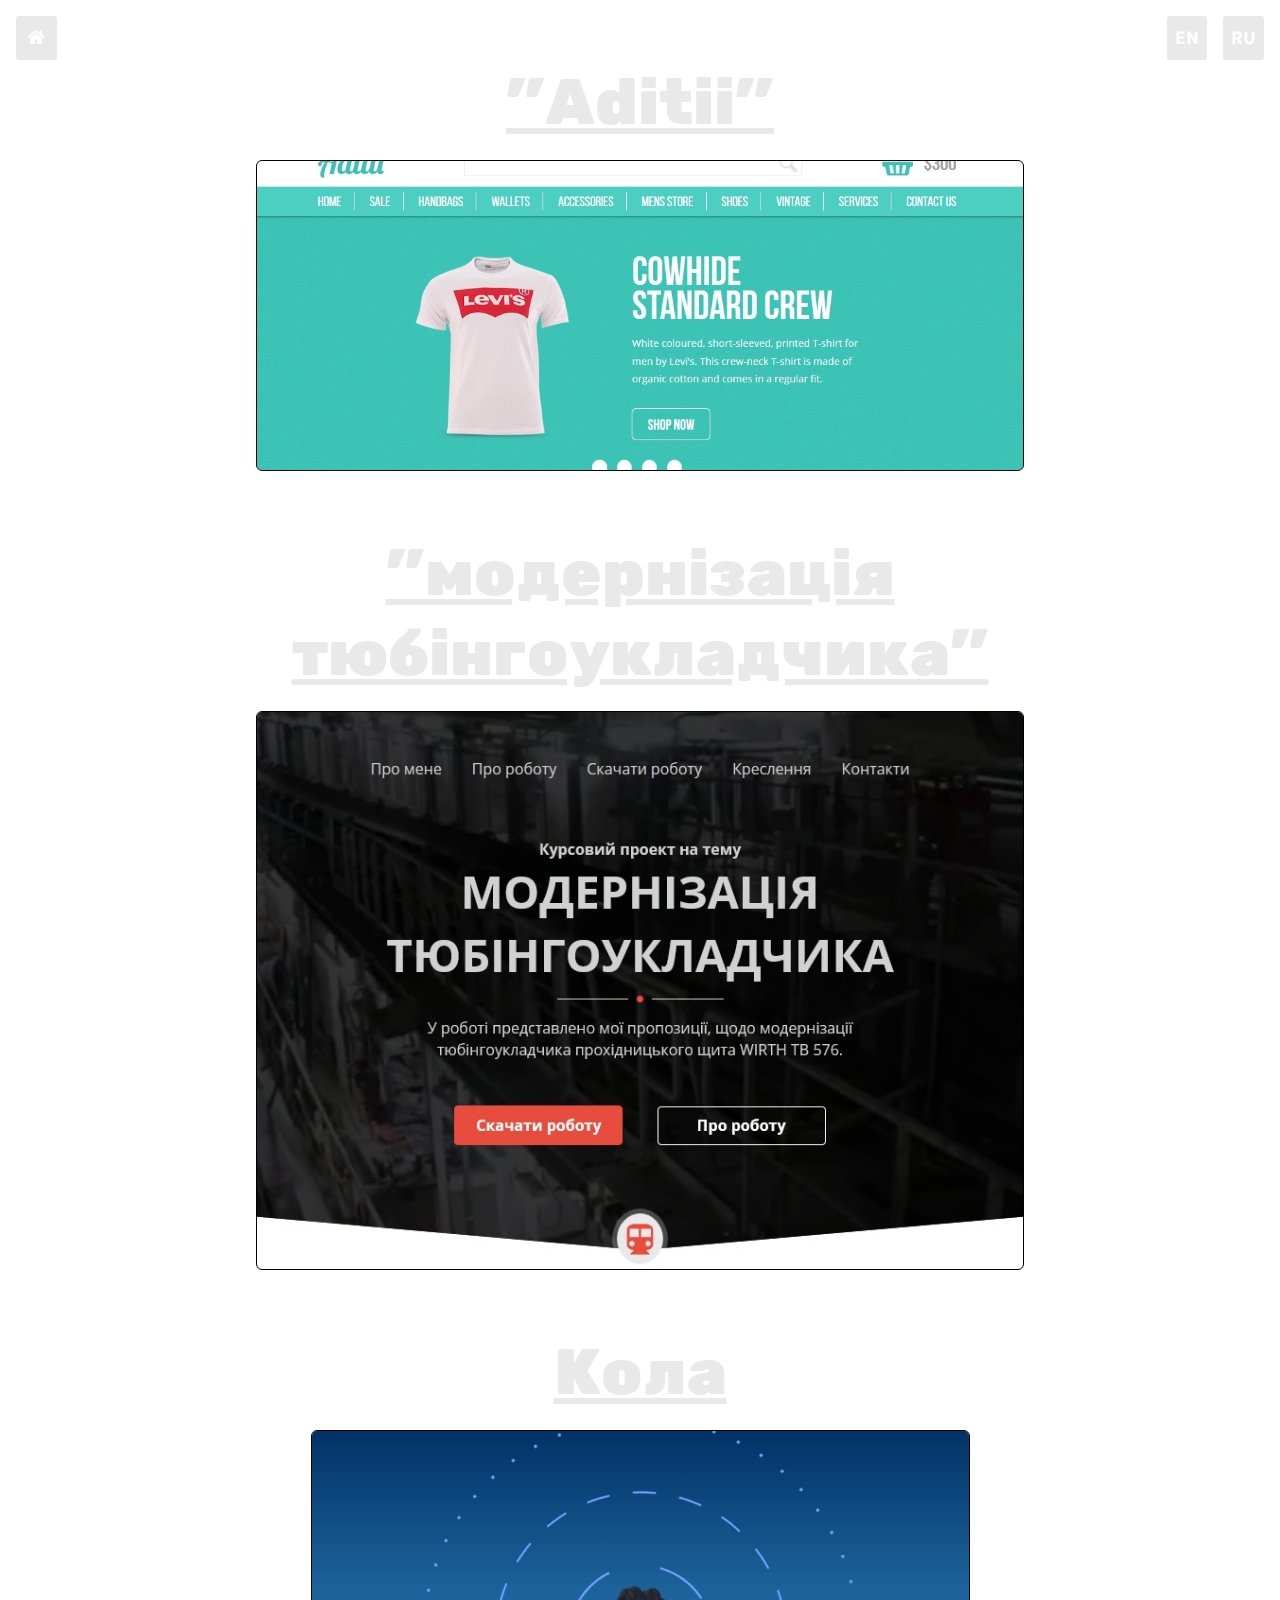
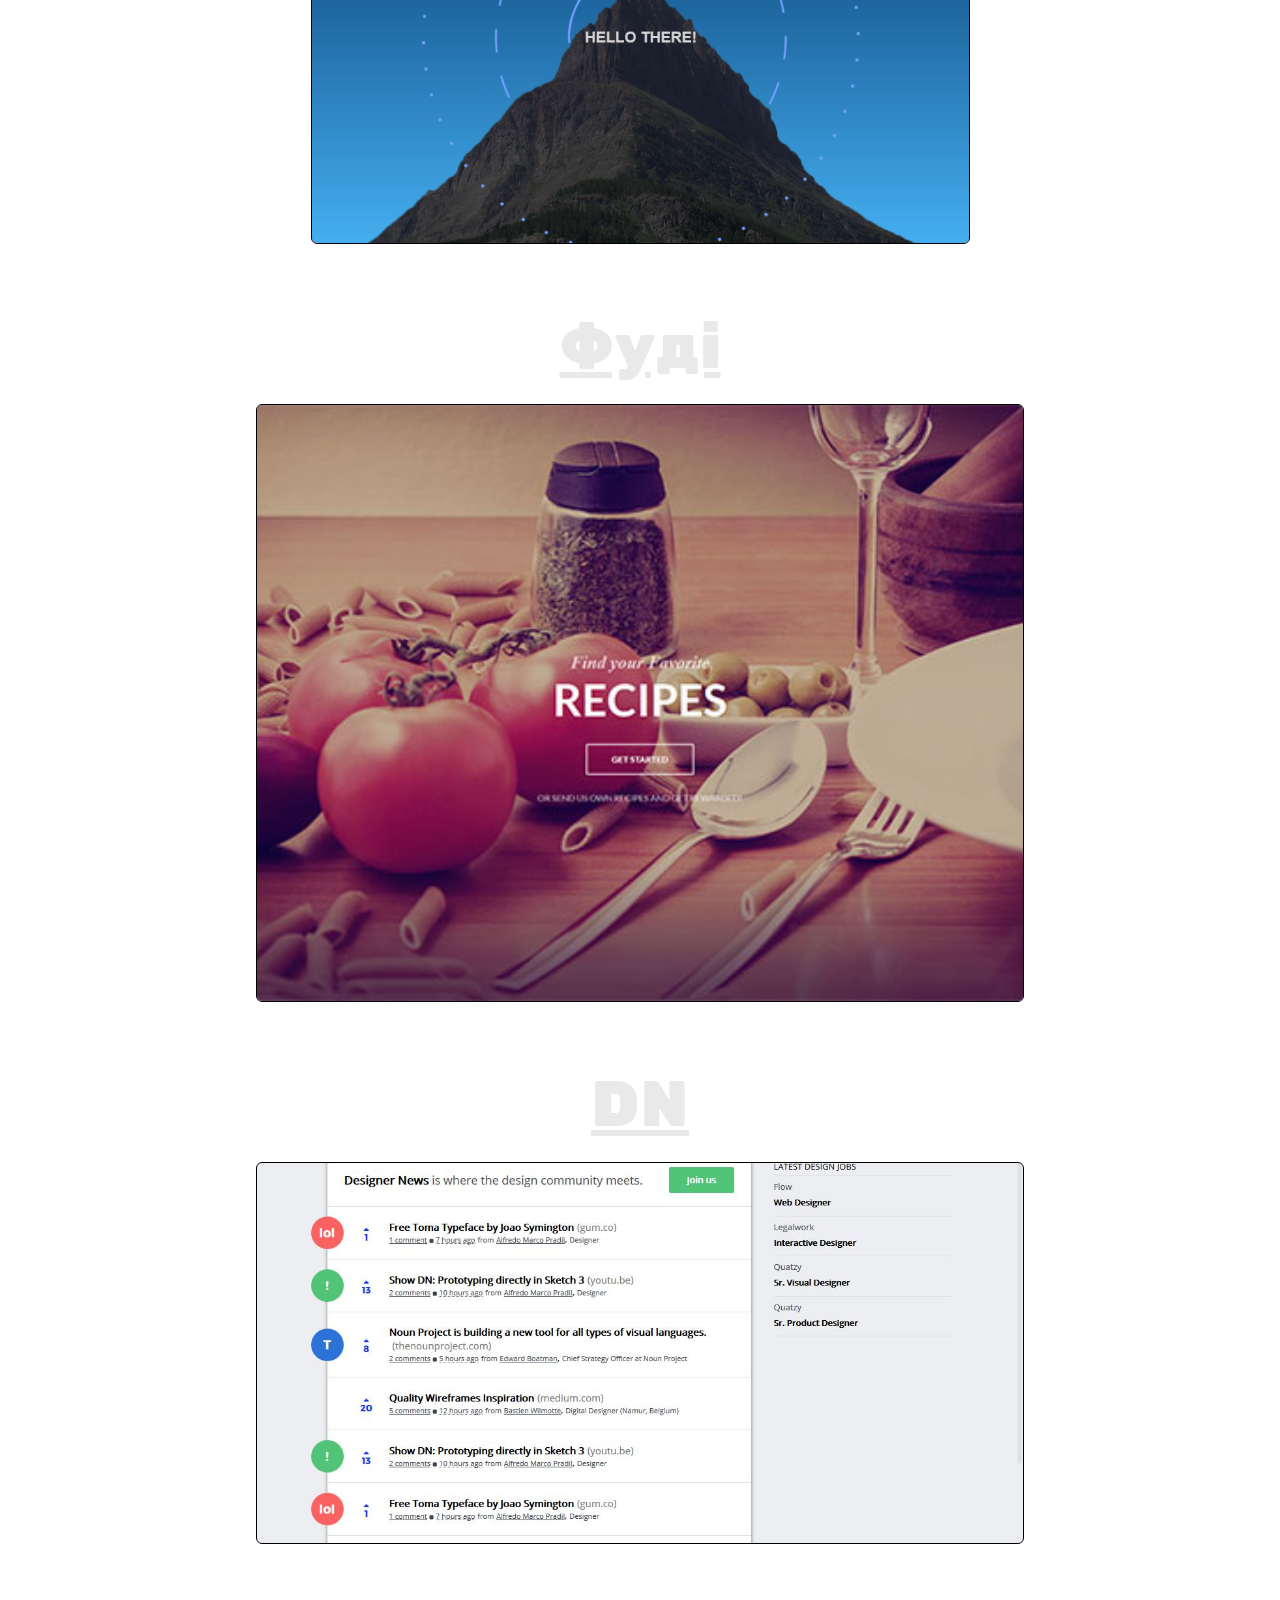
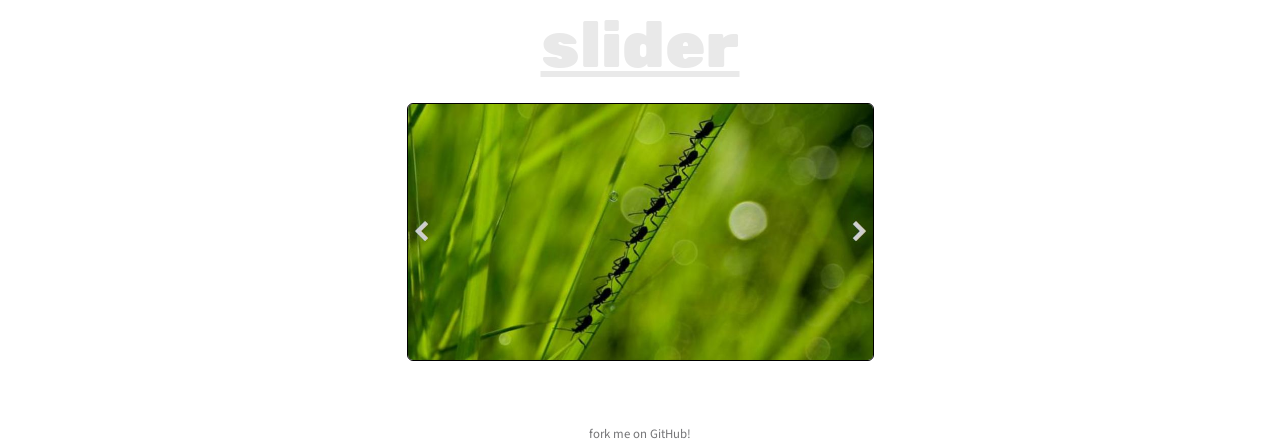
<file: links/works/works_uk.html>
<!DOCTYPE html>
<html lang="uk">
<head>
	<meta charset="UTF-8">
	<meta name="viewport" content="width=device-width, initial-scale=1">
	<title>роботи</title>
	<link rel="stylesheet" href="../../css/works/works.css">
	<link rel="stylesheet" href="https://maxcdn.bootstrapcdn.com/font-awesome/4.5.0/css/font-awesome.min.css">
	<link href='https://fonts.googleapis.com/css?family=Source+Sans+Pro' rel='stylesheet' type='text/css'>
	<link href='https://fonts.googleapis.com/css?family=Rubik+One&subset=latin,cyrillic' rel='stylesheet' type='text/css'>
</head>
<body>
	<main id="main">
		<div class="work">
			<a href="https://fotonmoton.github.io/Aditii/" class="work-title">
				"Aditii"
			</a>
			<a href="https://fotonmoton.github.io/Aditii/" class="work-link">
				<div class="about-work">
					<h3 class="work-title">
						"Aditii": головна сторінка інтернет-магазину.
					</h3>
				</div>
				<div class="carusel">
					<img src="../../img/works/Aditii/1.jpg" alt="" class="work-bg">
					<img src="../../img/works/Aditii/2.jpg" alt="" class="work-bg">
					<img src="../../img/works/Aditii/3.jpg" alt="" class="work-bg">
					<img src="../../img/works/Aditii/4.jpg" alt="" class="work-bg">
				</div>
			</a>
		</div>
		<div class="work">
			<a href="http://kvishchuk.github.io/tube_modernisation/" class="work-title">
				"модернізація тюбінгоукладчика"
			</a>
			<a href="http://kvishchuk.github.io/tube_modernisation/" class="work-link">
				<div class="about-work">
					<h3 class="work-title">
						"модернізація тюбінгоукладчика": лендінг.
					</h3>
					<p>особливості:</p>
					<ul>
						<li>Анімовані посилання</li>
						<li>Фонове відео</li>
						<li>Неквадратна розмітка</p>
						</li>
					</ul>
				</div>
				<div class="carusel">
					<img src="../../img/works/tube_modernisation/1.jpg" alt="" class="work-bg">
					<img src="../../img/works/tube_modernisation/2.jpg" alt="" class="work-bg">
					<img src="../../img/works/tube_modernisation/3.jpg" alt="" class="work-bg">
					<img src="../../img/works/tube_modernisation/4.jpg" alt="" class="work-bg">
				</div>
			</a>
		</div>
		<div class="work">
			<a href="http://fotonmoton.github.io/circles/" class="work-title">
				Кола
			</a>
			<a href="http://fotonmoton.github.io/circles/" class="work-link">
				<div class="about-work">
					<h3 class="work-title">
						Кола: робота зі спрайтами.
					</h3>
					<p>особливості:</p>
					<ul>
						<li>демонстрація роботи зі спрайтами</li>
					</ul>
				</div>
				<div class="carusel">
					<img src="../../img/works/circles/1.png" alt="" class="work-bg">
				</div>
			</a>
		</div>
		<div class="work">
			<a href="http://fotonmoton.github.io/Fudi/index_uk.html" class="work-title">
				Фуді
			</a>
			<a href="http://fotonmoton.github.io/Fudi/index_uk.html" class="work-link">
				<div class="about-work">
					<h3 class="work-title">
						Фуді: лендінг.
					</h3>
					<p>підходи та техніки, що використовувалися:</p>
					<ul>
						<li>Html: HTML5 (нові теги, елемент "picture")</li>
						<li>CSS: CSS3 (flexbox, медіа-запити, filter)</li>
						<li>JS: чистий JS стандарту ES5 та бібліотка ScrollReveal.js</li>
						<li>Повністю адаптивна розмітка</li>
					</ul>
				</div>
				<div class="carusel">
					<img src="../../img/works/Fudi/big_header.jpg" alt="" class="work-bg">
					<img src="../../img/works/Fudi/big_center.jpg" alt="" class="work-bg">
					<img src="../../img/works/Fudi/big_cusines.jpg" alt="" class="work-bg">
					<img src="../../img/works/Fudi/big_tablet_cuisines.jpg" alt="" class="work-bg">
					<img src="../../img/works/Fudi/big_tablet_midlpage.jpg" alt="" class="work-bg">
					<img src="../../img/works/Fudi/medium_tablet_footer.jpg" alt="" class="work-bg">
					<img src="../../img/works/Fudi/medium_tablet_middlepage.jpg" alt="" class="work-bg">
				</div>
			</a>
		</div>
		<div class="work">
			<a href="http://fotonmoton.github.io/dn_copy/" class="work-title">
				DN
			</a>
			<a href="http://fotonmoton.github.io/dn_copy/" class="work-link">
				<div class="about-work">
					<h3 class="work-title">
						designernews.co: копія розмітки.
					</h3>
					<p>Спроба скопіювати розмітку головної сторінки DN використовуючи flexbox.</p>
				</div>
				<div class="carusel">
					<img src="../../img/works/DN/big_main.jpg" alt="" class="work-bg">
					<img src="../../img/works/DN/big_footer.jpg" alt="" class="work-bg">
					<img src="../../img/works/DN/tablet_main.jpg" alt="" class="work-bg">
					<img src="../../img/works/DN/tablet_footer.jpg" alt="" class="work-bg">
					<img src="../../img/works/DN/small_tablet_main.jpg" alt="" class="work-bg">
					<img src="../../img/works/DN/mobile_nav.jpg" alt="" class="work-bg">
					<img src="../../img/works/DN/mobile_footer.jpg" alt="" class="work-bg">
				</div>
			</a>
		</div>
		<div class="work">
			<a href="http://fotonmoton.github.io/simple-slider/" class="work-title">
				slider
			</a>
			<a href="http://fotonmoton.github.io/simple-slider/" class="work-link">
				<div class="about-work">
					<h3 class="work-title">
						Проста js-карусель.
					</h3>
				</div>
				<div class="carusel">
					<img src="../../img/works/slider/big.jpg" alt="" class="work-bg">
					<img src="../../img/works/slider/small.jpg" alt="" class="work-bg">
				</div>
			</a>
		</div>
		<div id="lang-wrap">
			<a href="works.html" title="Swith to the international language" id="en">EN</a>
			<a href="works_ru.html" title="Переключиться на язык Пушкина" id="ru">RU</a>
		</div>
		<div id="home">
			<a href="../../index_uk.html" title="на головну">
				<i class="fa fa-home fa-fw" aria-hidden="true"></i>
			</a>
		</div>
	</main>
	<footer>
		<a href="https://github.com/fotonmoton/fotonmoton" target="_blank" id="forkme">
			fork me on GitHub!
		</a>
	</footer>
	<script type="text/javascript">
		(function(i,s,o,g,r,a,m){i['GoogleAnalyticsObject']=r;i[r]=i[r]||function(){
		(i[r].q=i[r].q||[]).push(arguments)},i[r].l=1*new Date();a=s.createElement(o),
		m=s.getElementsByTagName(o)[0];a.async=1;a.src=g;m.parentNode.insertBefore(a,m)
		})(window,document,'script','//www.google-analytics.com/analytics.js','ga');

		ga('create', 'UA-75236121-1', 'auto');
		ga('send', 'pageview');
	</script>
	<script src="../../js/disapear.js"></script>
	<script src="../../js/ofi.browser.js"></script>
	<script>objectFitImages();</script>
	<script src="../../js/works.js"></script>
</body>
</html>
</file>
<file: css/main_page/main_page.css>
@keyframes land-in {
  0% {
    opacity: 0;
    transform: scale(1.1); }
  100% {
    opacity: 1;
    transform: scale(1); } }
@keyframes land-out {
  0% {
    opacity: 0;
    transform: scale(0.8); }
  100% {
    opacity: 1;
    transform: scale(1); } }
@keyframes bg-anim {
  0% {
    opacity: 0; }
  100% {
    opacity: 1; } }
@keyframes disapear {
  0% {
    opacity: 1; }
  10% {
    opacity: 0; }
  100% {
    opacity: 0; } }
@keyframes color-change {
  0%, 70% {
    color: #787878; }
  100% {
    color: #e9e9e9; } }
div#bg {
  background: url("../../img/bg.jpg") no-repeat center center fixed;
  background-size: cover;
  position: absolute;
  left: 0;
  top: 0;
  width: 100%;
  height: 100%;
  z-index: -1;
  opacity: 0;
  animation-name: bg-anim;
  animation-duration: 1.25s;
  animation-delay: 2.10s;
  animation-fill-mode: forwards; }
  @media (max-height: 736px) {
    div#bg {
      background-image: url("../../img/bg-medium.jpg"); } }
  @media (max-height: 736px) {
    div#bg {
      background-image: url("../../img/bg-medium.jpg"); } }
  @media (max-width: 1024px) {
    div#bg {
      background-image: url("../../img/bg-medium.jpg"); } }
  @media (max-height: 600px) {
    div#bg {
      background-image: url("../../img/bg-small.jpg"); } }
  @media (max-width: 450px) {
    div#bg {
      background-image: url("../../img/bg-small.jpg"); } }

html, body {
  padding: 0;
  margin: 0;
  min-width: 100%;
  height: 100%;
  font-family: "Source Sans Pro", Arial, Helvetica, sans-serif;
  color: #E9E9E9;
  font-size: 100%;
  overflow: hidden; }
  @media (max-height: 736px) {
    html, body {
      font-size: 90%; } }
  @media (max-width: 350px) {
    html, body {
      font-size: 80%; } }

body {
  display: flex;
  flex-direction: column;
  justify-content: space-between;
  align-items: center;
  min-height: 100%;
  background-color: #FFFFFF;
  animation-fill-mode: backwards;
  animation-duration: 5s;
  animation-timing-function: easy-in; }
  body main {
    display: flex;
    justify-content: center;
    flex-direction: column;
    align-items: center;
    height: 100%;
    padding: 0rem 3rem;
    overflow: hidden; }
    @media (max-width: 1024px) {
      body main {
        width: 100%;
        padding: 0; } }
    body main h3 {
      margin: 0;
      text-align: center;
      padding: 3rem 0rem 0rem 0rem; }
      @media (max-height: 736px) {
        body main h3 {
          padding: 1rem 0rem 0rem 0rem; } }

img#face {
  border-radius: 100%;
  width: 10rem;
  height: 10rem;
  animation-name: land-out;
  animation-duration: 0.75s;
  animation-delay: 0.5s;
  animation-fill-mode: forwards;
  opacity: 0; }
  @media (max-width: 450px) {
    img#face {
      width: 8rem;
      height: 8rem; } }
  @media (max-height: 600px) {
    img#face {
      width: 8rem;
      height: 8rem; } }

h3#greetings {
  font-family: 'Pacifico', 'Lobster', cursive;
  font-size: 3rem;
  font-style: italic;
  animation: land-in 0.75s 0.75s forwards, color-change 2.5s 0.75s forwards;
  opacity: 0; }
  @media (max-width: 450px) {
    h3#greetings {
      font-size: 2.5rem; } }

h3#main-text {
  font-weight: normal;
  font-size: 1.2rem;
  animation: land-in 0.75s 1s forwards, color-change 2.5s 0.75s forwards;
  opacity: 0; }
  @media (max-width: 450px) {
    h3#main-text {
      font-size: 1.1rem; } }

ul#icon-wrap {
  width: 100%;
  display: flex;
  justify-content: center;
  flex-wrap: wrap;
  padding: 3rem 0rem 2rem 0rem;
  margin: 0;
  border-bottom: 1px solid #3B3C3E;
  animation: land-in 0.75s 1.25s forwards;
  opacity: 0; }
  @media (max-height: 736px) {
    ul#icon-wrap {
      padding: 1rem 0rem; } }
  @media (max-width: 1024px) {
    ul#icon-wrap {
      width: 90%; } }
  @media (max-width: 450px) {
    ul#icon-wrap {
      width: 60%; } }
  ul#icon-wrap .icon {
    list-style-type: none; }
  ul#icon-wrap a {
    color: #E9E9E9;
    text-decoration: none;
    margin: 0rem 0.4rem;
    width: 4rem;
    height: 4rem;
    display: flex;
    justify-content: center;
    align-items: center;
    background-color: rgba(168, 168, 168, 0);
    border-radius: 100%;
    animation: color-change 2.5s 0.75s forwards;
    transition-property: background-color;
    transition-duration: 0.3s;
    transition-timing-function: ease-out; }
    ul#icon-wrap a:hover {
      background-color: rgba(168, 168, 168, 0.2); }

ul#about-wrap {
  display: flex;
  padding: 3rem 0 0 0;
  margin: 0;
  animation: land-in 0.75s 1.5s forwards;
  opacity: 0; }
  @media (max-height: 736px) {
    ul#about-wrap {
      padding: 1rem 0 0 0; } }
  ul#about-wrap li {
    list-style-type: none;
    padding: 0.3rem; }
  ul#about-wrap a.about-button {
    display: flex;
    justify-content: space-around;
    align-items: center;
    color: #E9E9E9;
    font-size: 2rem;
    text-decoration: none;
    padding: 0.2rem 0.5rem;
    border-radius: 4px;
    border: 1px solid #3B3C3E;
    background-color: rgba(168, 168, 168, 0);
    animation: color-change 2.5s 0.75s forwards;
    transition-property: background-color;
    transition-duration: 0.3s;
    transition-timing-function: ease-out; }
    ul#about-wrap a.about-button:hover {
      background-color: rgba(168, 168, 168, 0.2); }

div#lang-wrap {
  display: flex;
  position: fixed;
  top: 0;
  right: 0;
  padding: .5rem;
  opacity: 0;
  animation: land-in 0.75s 2s forwards, color-change 2.5s 0.75s forwards; }
  div#lang-wrap a {
    text-decoration: none;
    font-family: "Source Sans Pro", Arial, Helvetica, sans-serif;
    font-weight: bold;
    font-size: 1.2rem;
    color: #e9e9e9;
    background-color: rgba(233, 233, 233, 0);
    padding: .5rem;
    margin: .5rem;
    border-radius: 3px;
    transition: background-color 0.5s;
    transition: color 0.2s;
    transition-timing-function: easy-in; }
    div#lang-wrap a:hover {
      background-color: #e9e9e9;
      color: #454545; }

footer {
  display: flex;
  justify-content: center; }
  footer a#forkme {
    font-size: 0.8rem;
    color: #767678;
    animation-name: land-in;
    animation-duration: 0.75s;
    animation-delay: 2s;
    animation-fill-mode: forwards;
    opacity: 0;
    text-decoration: none;
    padding: 0px 0px 5px; }
    @media (max-width: 450px) {
      footer a#forkme {
        display: none; } }
    @media (max-height: 600px) {
      footer a#forkme {
        display: none; } }

/*# sourceMappingURL=main_page.css.map */
</file>
<file: css/works/works.css>
@keyframes land-in {
  0% {
    opacity: 0;
    transform: scale(1.1); }
  100% {
    opacity: 1;
    transform: scale(1); } }
@keyframes land-out {
  0% {
    opacity: 0;
    transform: scale(0.8); }
  100% {
    opacity: 1;
    transform: scale(1); } }
@keyframes bg-anim {
  0% {
    opacity: 0; }
  100% {
    opacity: 1; } }
@keyframes disapear {
  0% {
    opacity: 1; }
  10% {
    opacity: 0; }
  100% {
    opacity: 0; } }
html, body {
  padding: 0;
  margin: 0;
  font-family: "Source Sans Pro", Arial, Helvetica, sans-serif;
  color: #E9E9E9;
  font-size: 100%; }

body {
  display: flex;
  flex-direction: column;
  justify-content: space-between;
  background-color: #fff;
  animation-fill-mode: backwards;
  animation-duration: 5s;
  animation-timing-function: easy-in; }
  body main {
    display: flex;
    flex-direction: column;
    align-items: center; }

div.work {
  display: flex;
  flex-direction: column;
  align-items: center;
  margin: 3rem 1rem 0 1rem;
  width: 48rem;
  animation: land-in 0.75s forwards;
  opacity: 0; }
  @media screen and (max-width: 769px) {
    div.work {
      margin: 3rem 0 0 0;
      width: 100%; } }
  div.work a.work-title {
    text-align: center;
    font-size: 4rem;
    font-family: 'Rubik One', sans-serif;
    color: #e9e9e9;
    margin: 1rem;
    transition-property: color;
    transition-duration: .3s;
    transition-timing-function: easy-out; }
    div.work a.work-title:hover {
      color: #000; }
    @media screen and (max-width: 769px) {
      div.work a.work-title {
        color: #000; } }
    @media screen and (max-width: 415px) {
      div.work a.work-title {
        font-size: 2rem; } }
  div.work a.work-link {
    position: relative;
    overflow: hidden;
    color: #e9e9e9;
    font-size: 2rem;
    text-decoration: none;
    border-radius: 6px;
    border: 1px solid black;
    transition-property: box-shadow;
    transition-duration: .1s;
    transition-timing-function: ease-in; }
    @media screen and (max-width: 769px) {
      div.work a.work-link {
        box-shadow: none !important; } }
    @media screen and (max-width: 769px) {
      div.work a.work-link {
        border-radius: 0;
        width: 100%; } }
    div.work a.work-link div.about-work {
      z-index: 2;
      position: relative;
      padding: 4rem;
      background-color: rgba(1, 1, 1, 0.7);
      transition-property: opacity;
      transition-duration: .1s;
      transition-timing-function: linear;
      opacity: 0; }
      @media screen and (max-width: 769px) {
        div.work a.work-link div.about-work {
          opacity: 1 !important; } }
      @media screen and (max-width: 415px) {
        div.work a.work-link div.about-work {
          padding: 0.5rem;
          font-size: 1.3rem;
          display: flex;
          flex-direction: column; } }
      @media screen and (max-width: 415px) {
        div.work a.work-link div.about-work h3, div.work a.work-link div.about-work p {
          align-self: center; } }
    div.work a.work-link div.carusel {
      z-index: -1;
      position: absolute;
      top: 0px;
      left: 0px;
      height: 100%;
      width: 100%;
      display: flex;
      transition-property: transform;
      transition-duration: 1s;
      transition-timing-function: ease-in-out; }
      div.work a.work-link div.carusel img.work-bg {
        flex-shrink: 0;
        height: 100%;
        width: 100%;
        object-fit: cover;
        font-family: 'object-fit: cover;'; }

div#lang-wrap {
  display: flex;
  position: fixed;
  top: 0;
  right: 0;
  z-index: 3;
  padding: .5rem;
  opacity: 0;
  animation: land-in 0.75s forwards; }
  @media screen and (max-width: 415px) {
    div#lang-wrap {
      flex-direction: column; } }
  div#lang-wrap a {
    text-decoration: none;
    font-family: "Source Sans Pro", Arial, Helvetica, sans-serif;
    font-weight: bold;
    font-size: 1.2rem;
    color: white;
    background-color: #e9e9e9;
    padding: .5rem;
    margin: .5rem;
    border-radius: 3px;
    transition: background-color 0.5s;
    transition: color 0.2s;
    transition-timing-function: easy-in; }
    div#lang-wrap a:hover {
      background-color: rgba(233, 233, 233, 0);
      color: #454545; }

div#home {
  display: flex;
  position: fixed;
  top: 0;
  left: 0;
  z-index: 3;
  padding: .5rem;
  opacity: 0;
  animation: land-in 0.75s forwards; }
  div#home a {
    text-decoration: none;
    font-size: 1.2rem;
    color: white;
    background-color: #e9e9e9;
    padding: .5rem;
    margin: .5rem;
    border-radius: 3px;
    transition: background-color 0.5s;
    transition: color 0.2s;
    transition-timing-function: easy-in; }
    div#home a:hover {
      background-color: rgba(233, 233, 233, 0);
      color: #454545; }

footer {
  display: flex;
  justify-content: center;
  margin-top: 4rem; }
  footer a#forkme {
    font-size: 0.8rem;
    color: #767678;
    text-decoration: none;
    padding: 0px 0px 5px; }
    @media (max-width: 415px) {
      footer a#forkme {
        display: none; } }
    @media (max-height: 600px) {
      footer a#forkme {
        display: none; } }

/*# sourceMappingURL=works.css.map */
</file>
